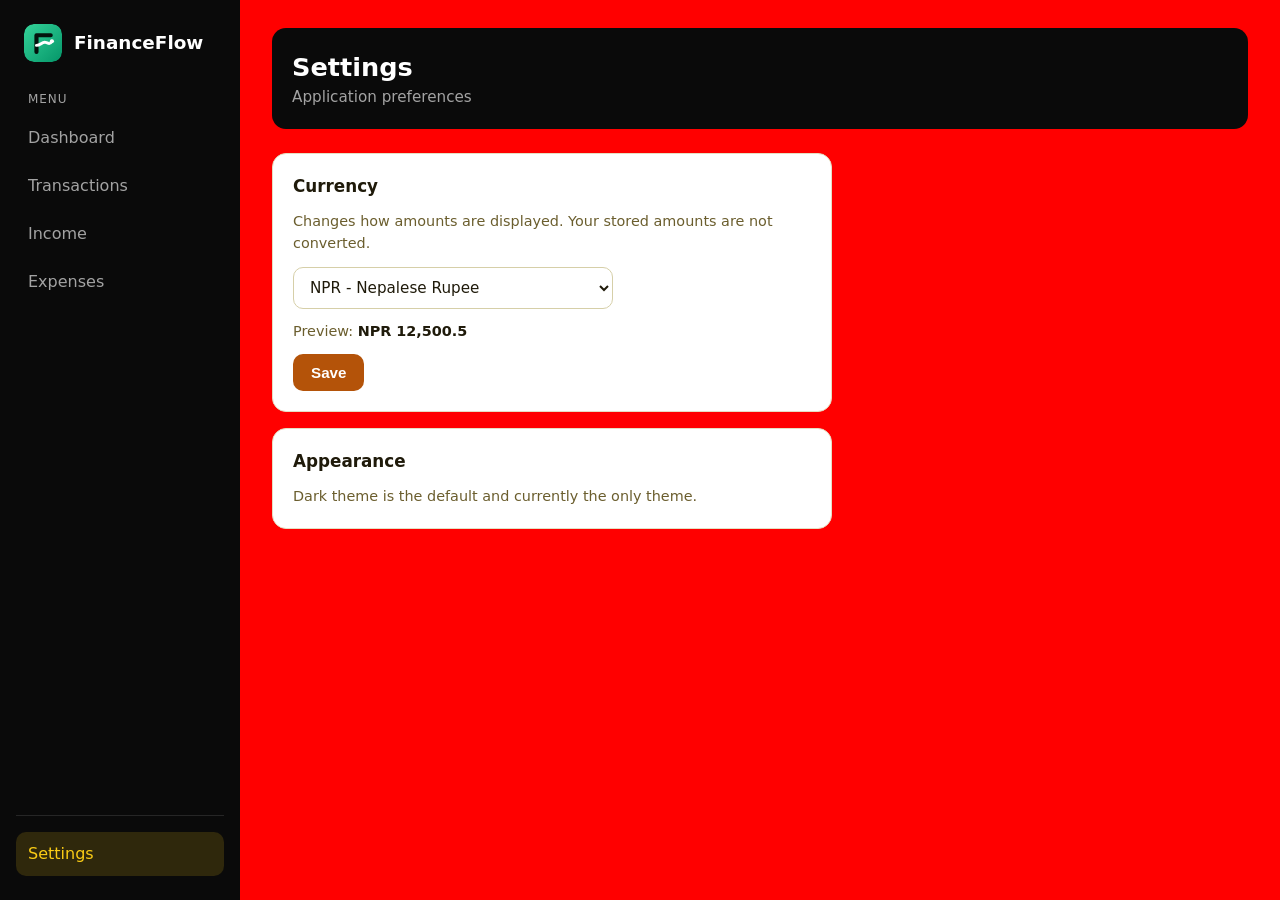
<file: frontend/settings.html>
<!DOCTYPE html>
<html lang="en">
<head>
  <meta charset="UTF-8">
  <meta name="viewport" content="width=device-width, initial-scale=1.0">
  <title>FinanceFlow - Settings</title>
  <link rel="icon" type="image/svg+xml" href="img/logo.svg">
  <link rel="stylesheet" href="css/style.css">
</head>
<body>
  <div class="app">

    <aside class="sidebar">
      <div class="logo">
        <img src="img/logo.svg" class="logo-img" alt="FinanceFlow logo">
        <span class="logo-text">FinanceFlow</span>
      </div>

      <p class="nav-heading">Menu</p>
      <nav class="nav">
        <a href="index.html" class="nav-link">Dashboard</a>
        <a href="transactions.html" class="nav-link">Transactions</a>
        <a href="transactions.html?type=income" class="nav-link">Income</a>
<a href="transactions.html?type=expense" class="nav-link">Expenses</a>
      </nav>

      <nav class="nav nav-bottom">
        <a href="settings.html" class="nav-link active">Settings</a>
      </nav>
    </aside>

    <main class="main">
      <header class="topbar">
        <div>
          <h1 class="page-title">Settings</h1>
          <p class="page-subtitle">Application preferences</p>
        </div>
      </header>

      <section class="panel settings-panel">
        <h2 class="panel-title">Currency</h2>
        <p class="settings-help">
          Changes how amounts are displayed. Your stored amounts are not converted.
        </p>

        <select id="currency-select" class="filter-input">
          <option value="NPR">NPR - Nepalese Rupee</option>
          <option value="USD">USD - US Dollar</option>
          <option value="EUR">EUR - Euro</option>
          <option value="INR">INR - Indian Rupee</option>
          <option value="GBP">GBP - British Pound</option>
        </select>

        <p class="settings-preview">Preview: <strong id="preview"></strong></p>

        <button class="btn-primary" id="save-settings" type="button">Save</button>
        <p class="settings-message" id="settings-message" hidden></p>
      </section>

      <section class="panel settings-panel">
        <h2 class="panel-title">Appearance</h2>
        <p class="settings-help">Dark theme is the default and currently the only theme.</p>
      </section>
    </main>

  </div>

  <script src="js/api.js"></script>
  <script src="js/common.js"></script>
  <script src="js/settings.js"></script>
</body>
</html>
</file>
<file: frontend/css/style.css>
/* ===== Colours (change the theme here) ===== */
:root {
  --bg: #ff0000;            /* page background: yellow */
  --surface: #ffffff;       /* cards, panels, popup */
  --border: #e5dfc2;
  --text: #1f1a0a;          /* dark text on light surfaces */
  --text-muted: #6b5e2e;
  --accent: #b45309;        /* amber: buttons, highlights */
  --accent-hover: #92400e;
  --income: #15803d;
  --expense: #dc2626;

  /* Text used on the black sidebar and top bar */
  --on-dark: #ffffff;
  --on-dark-muted: #a3a3a3;
  --dark-surface: #0a0a0a;
  --highlight: #facc15;     /* yellow accent on dark areas */

  --radius: 14px;
  --sidebar-width: 240px;
}

* {
  box-sizing: border-box;
  margin: 0;
  padding: 0;
}

body {
  font-family: "Segoe UI", system-ui, -apple-system, sans-serif;
  background: var(--bg);
  color: var(--text);
  line-height: 1.5;
}

.app {
  display: flex;
  min-height: 100vh;
}

/* ===== Sidebar (black) ===== */
.sidebar {
  width: var(--sidebar-width);
  background: var(--dark-surface);
  padding: 24px 16px;
  position: sticky;
  top: 0;
  height: 100vh;
  display: flex;
  flex-direction: column;
}

.logo {
  display: flex;
  align-items: center;
  gap: 12px;
  padding: 0 8px 28px;
}

.logo-img {
  width: 38px;
  height: 38px;
  border-radius: 10px;
}

.logo-text {
  font-size: 1.15rem;
  font-weight: 600;
  color: var(--on-dark);
}

.nav-heading {
  color: var(--on-dark-muted);
  font-size: 0.75rem;
  text-transform: uppercase;
  letter-spacing: 0.08em;
  padding: 0 12px 8px;
}

.nav {
  display: flex;
  flex-direction: column;
  gap: 4px;
}

.nav-bottom {
  margin-top: auto;
  border-top: 1px solid #262626;
  padding-top: 16px;
}

.nav-link {
  color: var(--on-dark-muted);
  text-decoration: none;
  padding: 10px 12px;
  border-radius: 10px;
  transition: background 0.2s, color 0.2s;
}

.nav-link:hover {
  background: rgba(255, 255, 255, 0.08);
  color: var(--on-dark);
}

.nav-link.active {
  background: rgba(250, 204, 21, 0.15);
  color: var(--highlight);
}

/* ===== Main area ===== */
.main {
  flex: 1;
  padding: 28px 32px;
  min-width: 0;
}

/* ===== Top bar (black) ===== */
.topbar {
  display: flex;
  justify-content: space-between;
  align-items: center;
  margin-bottom: 24px;
  gap: 16px;
  background: var(--dark-surface);
  padding: 20px;
  border-radius: var(--radius);
}

.page-title {
  font-size: 1.6rem;
  font-weight: 600;
  color: var(--on-dark);
}

.page-subtitle {
  color: var(--on-dark-muted);
  font-size: 0.95rem;
}

.topbar-actions {
  display: flex;
  align-items: center;
  gap: 12px;
}

/* ===== Buttons ===== */
.btn-primary {
  background: var(--accent);
  color: #ffffff;
  border: none;
  padding: 10px 18px;
  border-radius: 10px;
  font-weight: 600;
  font-size: 0.95rem;
  cursor: pointer;
  transition: background 0.2s, transform 0.2s;
}

.btn-primary:hover {
  background: var(--accent-hover);
  transform: translateY(-1px);
}

.btn-full {
  width: 100%;
}

/* ===== Month picker (sits on the black top bar, so it is dark) ===== */
.month-picker {
  background: #1c1c1c;
  border: 1px solid #333333;
  border-radius: 10px;
  color: #ffffff;
  padding: 9px 12px;
  font-family: inherit;
  font-size: 0.95rem;
  color-scheme: dark;  /* makes the calendar icon white */
}

.month-picker:focus {
  outline: none;
  border-color: var(--highlight);
}

.month-picker::-webkit-calendar-picker-indicator {
  cursor: pointer;
  opacity: 1;
}

/* ===== Grid rows ===== */
.grid-top {
  display: grid;
  grid-template-columns: 2fr 1fr;
  gap: 16px;
  margin-bottom: 16px;
}

.grid-bottom {
  display: grid;
  grid-template-columns: 1fr 1.6fr;
  gap: 16px;
}

/* ===== Panels (white boxes) ===== */
.panel {
  background: var(--surface);
  border: 1px solid var(--border);
  border-radius: var(--radius);
  padding: 20px;
  min-height: 320px;
  display: flex;
  flex-direction: column;
}

.panel-header {
  display: flex;
  justify-content: space-between;
  align-items: center;
  margin-bottom: 16px;
}

.panel-title {
  font-size: 1.05rem;
  font-weight: 600;
  color: var(--text);
}

/* ===== Summary cards ===== */
.summary-column {
  display: grid;
  grid-template-columns: 1fr;
  gap: 12px;
}

.card {
  background: linear-gradient(135deg, rgba(250, 204, 21, 0.3), var(--surface) 70%);
  border: 1px solid var(--border);
  border-radius: var(--radius);
  padding: 16px 20px;
  transition: border-color 0.2s, transform 0.2s;
}

.card:hover {
  border-color: var(--accent);
  transform: translateY(-2px);
}

.card-label {
  color: var(--text-muted);
  font-size: 0.9rem;
  margin-bottom: 4px;
}

.card-value {
  font-size: 1.5rem;
  font-weight: 600;
  color: var(--text);
}

.card-value.negative {
  color: var(--expense);
}

.card-note {
  font-size: 0.8rem;
  color: var(--text-muted);
  margin-top: 4px;
}

.card-note.up {
  color: var(--expense);
}

.card-note.down {
  color: var(--income);
}

/* ===== Charts ===== */
.chart-box {
  position: relative;
  flex: 1;
  min-height: 260px;
}

/* ===== Transaction list ===== */
.tx-list {
  list-style: none;
  display: flex;
  flex-direction: column;
  max-height: 420px;
  overflow-y: auto;
}

.tx-list-full {
  max-height: none;
}

.tx-item {
  display: flex;
  align-items: center;
  gap: 16px;
  padding: 14px 4px;
  border-bottom: 1px solid var(--border);
}

.tx-item:last-child {
  border-bottom: none;
}

.tx-info {
  flex: 1;
  min-width: 0;
}

.tx-title {
  font-weight: 500;
  color: var(--text);
  white-space: nowrap;
  overflow: hidden;
  text-overflow: ellipsis;
}

.tx-meta {
  color: var(--text-muted);
  font-size: 0.82rem;
}

.tx-amount {
  font-weight: 600;
  white-space: nowrap;
}

.tx-amount.income {
  color: var(--income);
}

.tx-amount.expense {
  color: var(--expense);
}

.tx-actions {
  display: flex;
  gap: 6px;
  opacity: 0;
  transition: opacity 0.2s;
}

.tx-item:hover .tx-actions {
  opacity: 1;
}

.tx-btn {
  background: transparent;
  border: 1px solid var(--border);
  color: var(--text-muted);
  padding: 4px 10px;
  border-radius: 8px;
  font-size: 0.8rem;
  cursor: pointer;
  transition: color 0.2s, border-color 0.2s;
}

.tx-btn:hover {
  color: var(--text);
  border-color: var(--text-muted);
}

.tx-btn-danger:hover {
  color: var(--expense);
  border-color: var(--expense);
}

.tx-empty {
  color: var(--text-muted);
  text-align: center;
  padding: 40px 0;
}

/* ===== Form controls on white surfaces (popup, filters) ===== */
.field input,
.field select,
.filter-input {
  background: #ffffff;
  border: 1px solid #d6cfa8;
  border-radius: 10px;
  color: var(--text);
  padding: 10px 12px;
  font-size: 0.95rem;
  font-family: inherit;
  color-scheme: light;
}

.field input,
.field select {
  width: 100%;
}

.field input:focus,
.field select:focus,
.filter-input:focus {
  outline: none;
  border-color: var(--accent);
}

/* ===== Modal (popup form) ===== */
.modal-overlay {
  position: fixed;
  inset: 0;
  background: rgba(31, 26, 10, 0.6);
  display: grid;
  place-items: center;
  padding: 16px;
  z-index: 100;
}

.modal-overlay[hidden] {
  display: none;
}

.modal {
  background: var(--surface);
  border: 1px solid var(--border);
  border-radius: var(--radius);
  padding: 24px;
  width: 100%;
  max-width: 440px;
}

.modal-header {
  display: flex;
  justify-content: space-between;
  align-items: center;
  margin-bottom: 20px;
}

.modal-close {
  background: none;
  border: none;
  color: var(--text-muted);
  font-size: 1.6rem;
  cursor: pointer;
  line-height: 1;
}

.modal-close:hover {
  color: var(--text);
}

.field {
  display: block;
  margin-bottom: 14px;
}

.field span {
  display: block;
  color: var(--text-muted);
  font-size: 0.85rem;
  margin-bottom: 6px;
}

.type-toggle {
  display: grid;
  grid-template-columns: 1fr 1fr;
  gap: 8px;
  margin-bottom: 16px;
}

.type-toggle input {
  display: none;
}

.type-toggle span {
  display: block;
  text-align: center;
  padding: 10px;
  border: 1px solid #d6cfa8;
  border-radius: 10px;
  color: var(--text-muted);
  cursor: pointer;
  transition: background 0.2s, color 0.2s, border-color 0.2s;
}

.type-toggle input:checked + span {
  background: rgba(180, 83, 9, 0.12);
  border-color: var(--accent);
  color: var(--accent);
}

.form-error {
  color: var(--expense);
  font-size: 0.9rem;
  margin-bottom: 12px;
}

/* ===== Filters (Transactions page) ===== */
.filters {
  display: flex;
  flex-wrap: wrap;
  gap: 10px;
  margin-bottom: 16px;
}

#filter-search {
  flex: 1;
  min-width: 200px;
}

.filters .tx-btn {
  padding: 9px 16px;
  background: #ffffff;
}

.result-count {
  color: var(--text-muted);
  font-size: 0.85rem;
}

/* ===== Settings page ===== */
.settings-panel {
  min-height: 0;
  margin-bottom: 16px;
  max-width: 560px;
  gap: 12px;
}

.settings-help,
.settings-preview {
  color: var(--text-muted);
  font-size: 0.9rem;
}

.settings-preview strong {
  color: var(--text);
}

.settings-message {
  color: var(--income);
  font-size: 0.9rem;
}

#currency-select {
  max-width: 320px;
}

.settings-panel .btn-primary {
  align-self: flex-start;
}

/* ===== Touch screens: no hover, so always show Edit/Delete ===== */
@media (hover: none) {
  .tx-actions {
    opacity: 1;
  }
}

/* ===== Responsive: tablet ===== */
@media (max-width: 1024px) {
  .grid-top,
  .grid-bottom {
    grid-template-columns: 1fr;
  }

  .summary-column {
    grid-template-columns: repeat(2, 1fr);
  }
}

/* ===== Responsive: mobile ===== */
@media (max-width: 720px) {
  .app {
    flex-direction: column;
  }

  .sidebar {
    width: 100%;
    height: auto;
    position: static;
    padding: 16px;
  }

  .logo {
    padding-bottom: 16px;
  }

  .nav-heading {
    display: none;
  }

  .nav {
    flex-direction: row;
    overflow-x: auto;
  }

  .nav-bottom {
    margin-top: 8px;
    padding-top: 8px;
  }

  .main {
    padding: 20px 16px;
  }

  .topbar {
    flex-direction: column;
    align-items: flex-start;
  }

  .topbar-actions {
    flex-wrap: wrap;
  }

  .summary-column {
    grid-template-columns: 1fr;
  }
}
</file>
